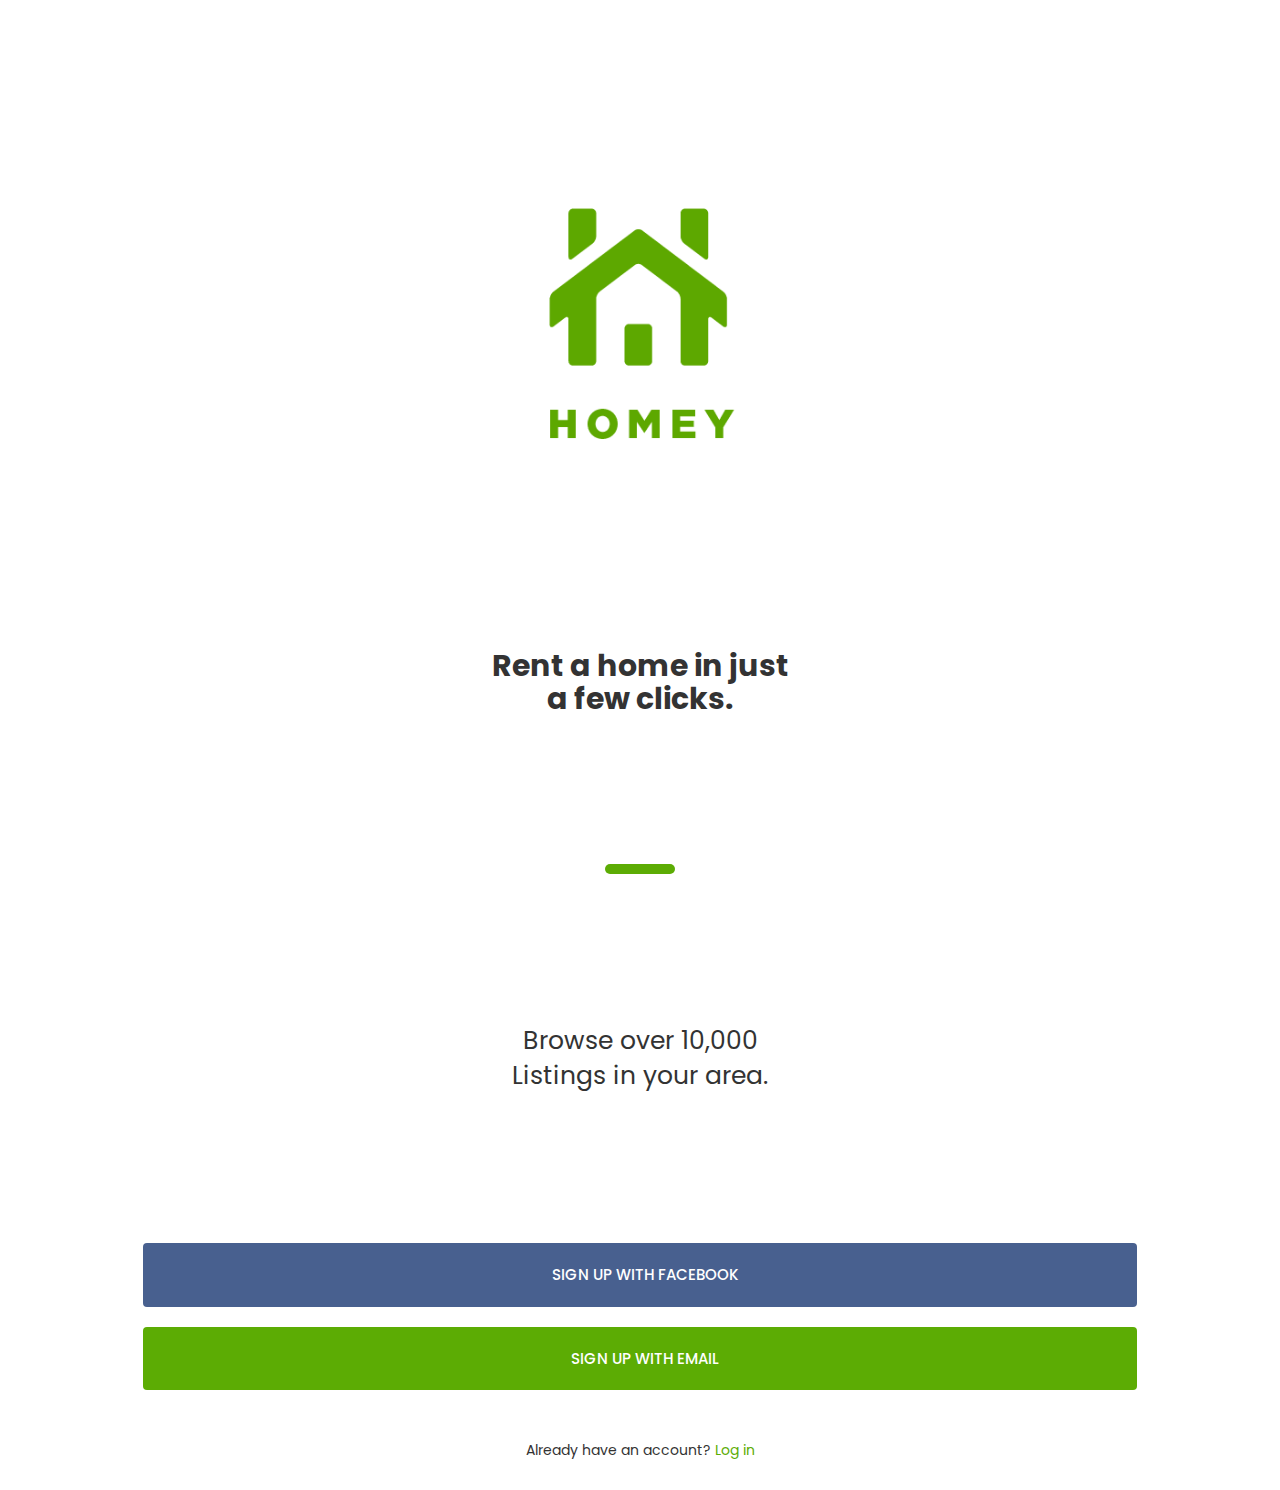
<file: index.html>
<!DOCTYPE html>
<html lang="en">
<head>
  <meta charset="UTF-8">
  <meta name="viewport" content="width=device-width, initial-scale=1.0">
  <link rel="stylesheet" href="https://use.fontawesome.com/releases/v5.15.2/css/all.css" integrity="sha384-vSIIfh2YWi9wW0r9iZe7RJPrKwp6bG+s9QZMoITbCckVJqGCCRhc+ccxNcdpHuYu" crossorigin="anonymous">
  <link rel="stylesheet" href="https://maxcdn.bootstrapcdn.com/bootstrap/3.3.7/css/bootstrap.min.css" integrity="sha384-BVYiiSIFeK1dGmJRAkycuHAHRg32OmUcww7on3RYdg4Va+PmSTsz/K68vbdEjh4u" crossorigin="anonymous">
  <link rel="preconnect" href="https://fonts.gstatic.com">
  <link href="https://fonts.googleapis.com/css2?family=Poppins:wght@100;200;300;400;500;600;700&display=swap" rel="stylesheet">
  <link rel="stylesheet" href="/assets/stylesheet/style.css">
  <title>signUp Form</title>
</head>
<body>
  <section class="container">
    <img src="assets/img/logo2.png" alt="" class="images">
    <h2 class="hero">Rent a home in just <br> a few clicks.</h2>
    <div class="line"></div>
    <p class="text">Browse over 10,000 <br> Listings in your area.</p>
    <button class="btn fab-btn"><i class="fab fa-facebook-square"></i>Sign up with Facebook</button>
    <a href="form.html"><button class="btn fas-btn"><i class="fas fa-envelope-open-text"></i>Sign up with Email</button></a>
    <p class="foot">Already have an account? <span class="login">Log in</span></p>


  </section>
  
  <!-- <script src="https://kit.fontawesome.com/56ee6b4ea8.js" crossorigin="anonymous"></script> -->
</body>
</html>
</file>
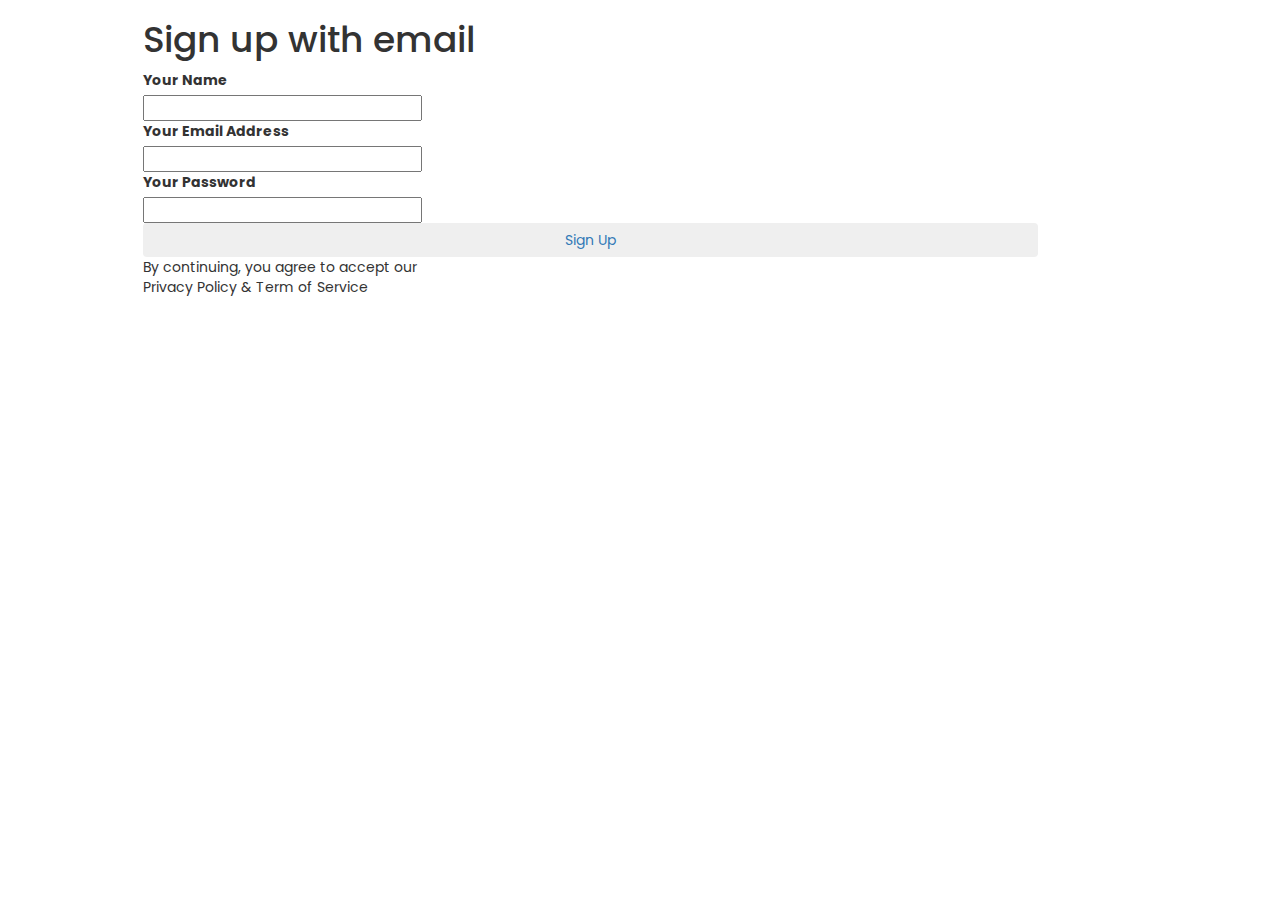
<file: form.html>
<!DOCTYPE html>
<html lang="en">
<head>
  <meta charset="UTF-8">
  <meta name="viewport" content="width=device-width, initial-scale=1.0">
  <link rel="stylesheet" href="https://use.fontawesome.com/releases/v5.15.2/css/all.css" integrity="sha384-vSIIfh2YWi9wW0r9iZe7RJPrKwp6bG+s9QZMoITbCckVJqGCCRhc+ccxNcdpHuYu" crossorigin="anonymous">
  <link rel="stylesheet" href="https://maxcdn.bootstrapcdn.com/bootstrap/3.3.7/css/bootstrap.min.css" integrity="sha384-BVYiiSIFeK1dGmJRAkycuHAHRg32OmUcww7on3RYdg4Va+PmSTsz/K68vbdEjh4u" crossorigin="anonymous">
  <link rel="preconnect" href="https://fonts.gstatic.com">
  <link href="https://fonts.googleapis.com/css2?family=Poppins:wght@100;200;300;400;500;600;700&display=swap" rel="stylesheet">
  <link rel="stylesheet" href="/assets/stylesheet/form.css">
  <title>Form</title>
</head>
<body>
  <section class="container">
    <h1 class="title">Sign up with email</h1>
    <form action="" class="form">
      <div>
        <label for="">Your Name</label>
        <input type="text">
      </div>
      <div>
        <label for="">Your Email Address</label>
        <input type="text">
      </div>
      <div>
        <label for="">Your Password</label>
        <input type="text">
      </div>
  

      <a href="index.html"><button class="btn">Sign Up</button></a>
    </form>
    
    <p class="foot">By continuing, you agree to accept our <br> Privacy Policy & Term of Service</p>
  </section>
</body>
</html>
</file>
<file: assets/stylesheet/style.css>
body {
  text-align: center;
  font-family: 'Poppins', sans-serif;
}

.container {
  width: 80%;
}

.images {
  width: 20%;
  display: block;
  margin: 20% auto;
  text-align: center;
}

.hero {
  font-weight: 700;
}

.line {
  border-bottom: 10px solid #5cac04
  ;
  border-radius: 5px;
  width: 7rem;
  margin: 15% auto;
}

.text {
  font-size: 2.5rem;
  margin-bottom: 15%;
}

.btn {
  font-size: 1.5rem;
  font-weight: 500;
  color: #fff;
  width: 100%;
  text-transform: uppercase;
  margin-bottom: 2rem;
}

.btn:hover {
  color: #fff;
  opacity: 0.8;
}

.fab, .fas {
  padding-right: 1rem;
}

.fab-btn {
  background: #48608f;
  padding: 2rem;
}

.fas-btn {
  background: #5cac04;
  padding: 2rem;
}

.foot {
  margin: 3rem;
}

.login {
  color: #5cac04;
}
</file>
<file: assets/stylesheet/form.css>
body {
  font-family: 'Poppins', sans-serif;
}

.container {
  width: 80%;
}

label {
  display: block;
}


.btn {
  width: 90%;
  
}
</file>
